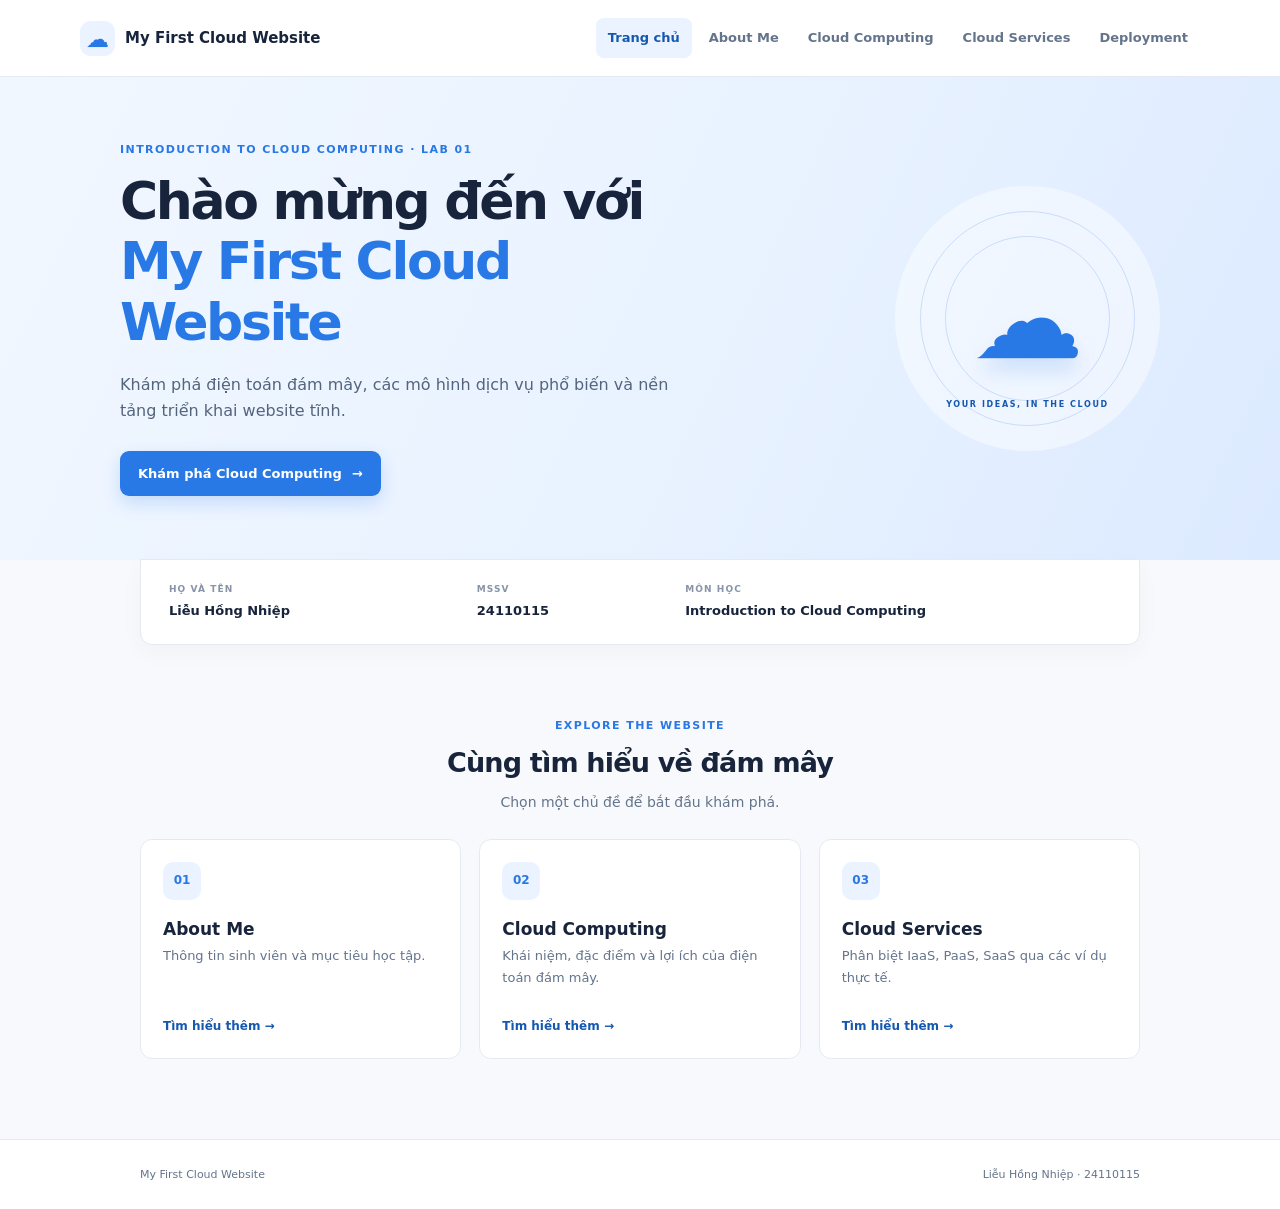
<file: index.html>
<!doctype html>
<html lang="vi">
<head>
  <meta charset="utf-8">
  <meta name="viewport" content="width=device-width, initial-scale=1">
  <meta name="description" content="My First Cloud Website - bài tập Introduction to Cloud Computing của Liễu Hồng Nhiệp.">
  <title>My First Cloud Website</title>
  <link rel="stylesheet" href="style.css">
</head>
<body>
  <header class="site-header">
    <div class="header-inner">
      <a class="brand" href="index.html" aria-label="My First Cloud Website - Trang chủ">
        <span class="brand-mark" aria-hidden="true">☁</span>
        <span>My First Cloud Website</span>
      </a>
      <nav class="site-nav" aria-label="Điều hướng chính">
        <a class="active" href="index.html" aria-current="page">Trang chủ</a>
        <a href="aboutMe.html">About Me</a>
        <a href="cloudComputing.html">Cloud Computing</a>
        <a href="cloudServices.html">Cloud Services</a>
        <a href="deploymentInformation.html">Deployment</a>
      </nav>
    </div>
  </header>

  <main>
    <section class="hero">
      <div class="hero-copy">
        <p class="eyebrow">INTRODUCTION TO CLOUD COMPUTING · LAB 01</p>
        <h1>Chào mừng đến với<br><span>My First Cloud Website</span></h1>
        <p class="hero-intro">Khám phá điện toán đám mây, các mô hình dịch vụ phổ biến và nền tảng triển khai website tĩnh.</p>
        <a class="button" href="cloudComputing.html">Khám phá Cloud Computing <span aria-hidden="true">→</span></a>
      </div>
      <div class="cloud-art" aria-hidden="true">
        <span class="orbit orbit-one"></span>
        <span class="orbit orbit-two"></span>
        <span class="cloud-symbol">☁</span>
        <span class="cloud-caption">YOUR IDEAS, IN THE CLOUD</span>
      </div>
    </section>

    <section class="identity-card" aria-label="Thông tin sinh viên">
      <div><span class="detail-label">HỌ VÀ TÊN</span><strong>Liễu Hồng Nhiệp</strong></div>
      <div><span class="detail-label">MSSV</span><strong>24110115</strong></div>
      <div><span class="detail-label">MÔN HỌC</span><strong>Introduction to Cloud Computing</strong></div>
    </section>

    <section class="content-section">
      <div class="section-heading">
        <p class="eyebrow">EXPLORE THE WEBSITE</p>
        <h2>Cùng tìm hiểu về đám mây</h2>
        <p>Chọn một chủ đề để bắt đầu khám phá.</p>
      </div>
      <div class="topic-grid">
        <a class="topic-card" href="aboutMe.html">
          <span class="topic-icon" aria-hidden="true">01</span>
          <h3>About Me</h3>
          <p>Thông tin sinh viên và mục tiêu học tập.</p>
          <span class="card-link">Tìm hiểu thêm <span aria-hidden="true">→</span></span>
        </a>
        <a class="topic-card" href="cloudComputing.html">
          <span class="topic-icon" aria-hidden="true">02</span>
          <h3>Cloud Computing</h3>
          <p>Khái niệm, đặc điểm và lợi ích của điện toán đám mây.</p>
          <span class="card-link">Tìm hiểu thêm <span aria-hidden="true">→</span></span>
        </a>
        <a class="topic-card" href="cloudServices.html">
          <span class="topic-icon" aria-hidden="true">03</span>
          <h3>Cloud Services</h3>
          <p>Phân biệt IaaS, PaaS, SaaS qua các ví dụ thực tế.</p>
          <span class="card-link">Tìm hiểu thêm <span aria-hidden="true">→</span></span>
        </a>
      </div>
    </section>
  </main>

  <footer class="site-footer">
    <span>My First Cloud Website</span>
    <span>Liễu Hồng Nhiệp · 24110115</span>
  </footer>
</body>
</html>
</file>
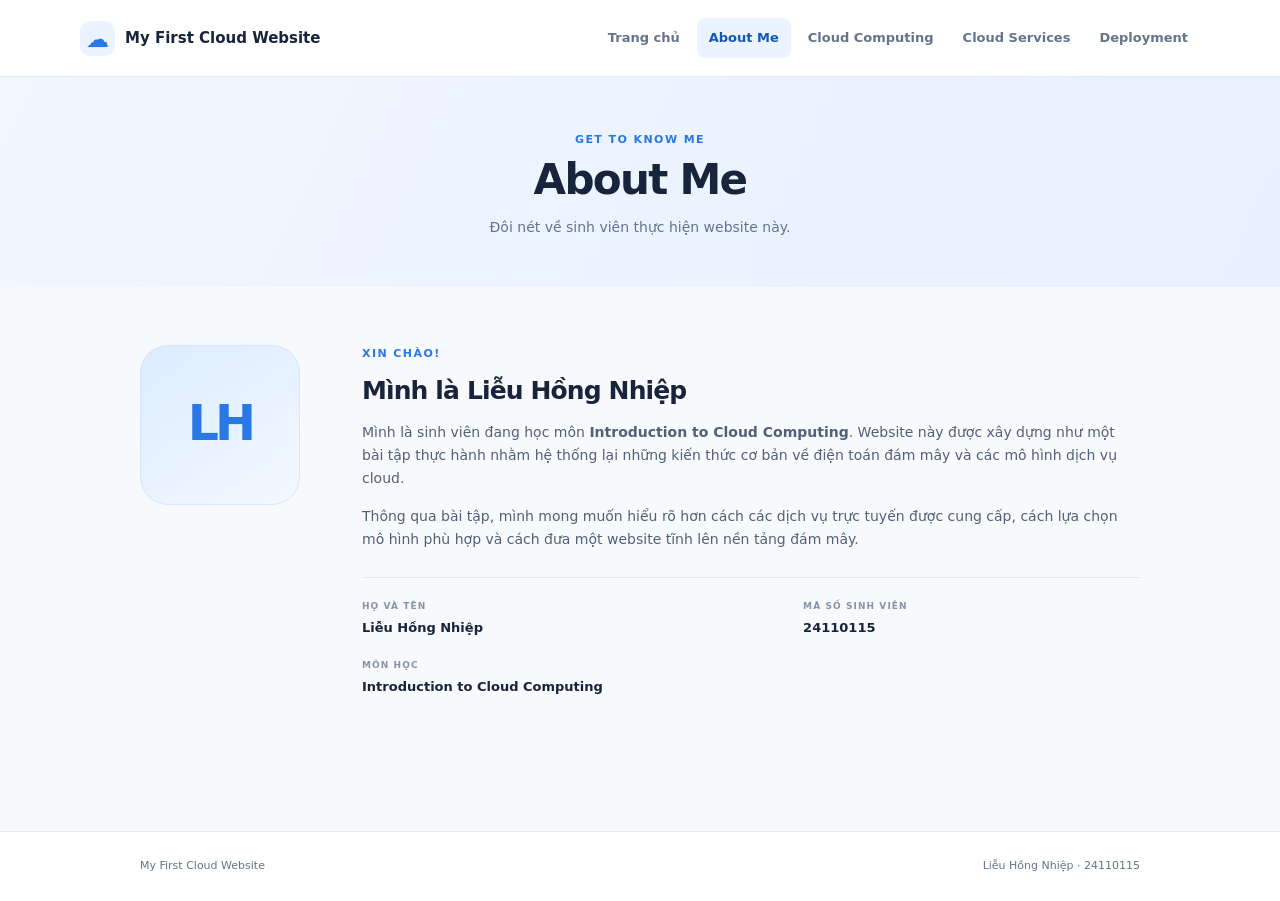
<file: aboutMe.html>
<!doctype html>
<html lang="vi">
<head>
  <meta charset="utf-8">
  <meta name="viewport" content="width=device-width, initial-scale=1">
  <meta name="description" content="Giới thiệu sinh viên Liễu Hồng Nhiệp và mục tiêu học tập môn Introduction to Cloud Computing.">
  <title>About Me | My First Cloud Website</title>
  <link rel="stylesheet" href="style.css">
</head>
<body>
  <header class="site-header">
    <div class="header-inner">
      <a class="brand" href="index.html" aria-label="My First Cloud Website - Trang chủ">
        <span class="brand-mark" aria-hidden="true">☁</span>
        <span>My First Cloud Website</span>
      </a>
      <nav class="site-nav" aria-label="Điều hướng chính">
        <a href="index.html">Trang chủ</a>
        <a class="active" href="aboutMe.html" aria-current="page">About Me</a>
        <a href="cloudComputing.html">Cloud Computing</a>
        <a href="cloudServices.html">Cloud Services</a>
        <a href="deploymentInformation.html">Deployment</a>
      </nav>
    </div>
  </header>

  <main class="page-main">
    <section class="page-banner">
      <p class="eyebrow">GET TO KNOW ME</p>
      <h1>About Me</h1>
      <p>Đôi nét về sinh viên thực hiện website này.</p>
    </section>
    <section class="page-content about-layout">
      <div class="profile-mark" aria-hidden="true">LH</div>
      <div class="about-copy">
        <p class="eyebrow">XIN CHÀO!</p>
        <h2>Mình là Liễu Hồng Nhiệp</h2>
        <p>Mình là sinh viên đang học môn <strong>Introduction to Cloud Computing</strong>. Website này được xây dựng như một bài tập thực hành nhằm hệ thống lại những kiến thức cơ bản về điện toán đám mây và các mô hình dịch vụ cloud.</p>
        <p>Thông qua bài tập, mình mong muốn hiểu rõ hơn cách các dịch vụ trực tuyến được cung cấp, cách lựa chọn mô hình phù hợp và cách đưa một website tĩnh lên nền tảng đám mây.</p>
        <div class="profile-details">
          <div><span class="detail-label">HỌ VÀ TÊN</span><strong>Liễu Hồng Nhiệp</strong></div>
          <div><span class="detail-label">MÃ SỐ SINH VIÊN</span><strong>24110115</strong></div>
          <div><span class="detail-label">MÔN HỌC</span><strong>Introduction to Cloud Computing</strong></div>
        </div>
      </div>
    </section>
  </main>

  <footer class="site-footer">
    <span>My First Cloud Website</span>
    <span>Liễu Hồng Nhiệp · 24110115</span>
  </footer>
</body>
</html>
</file>
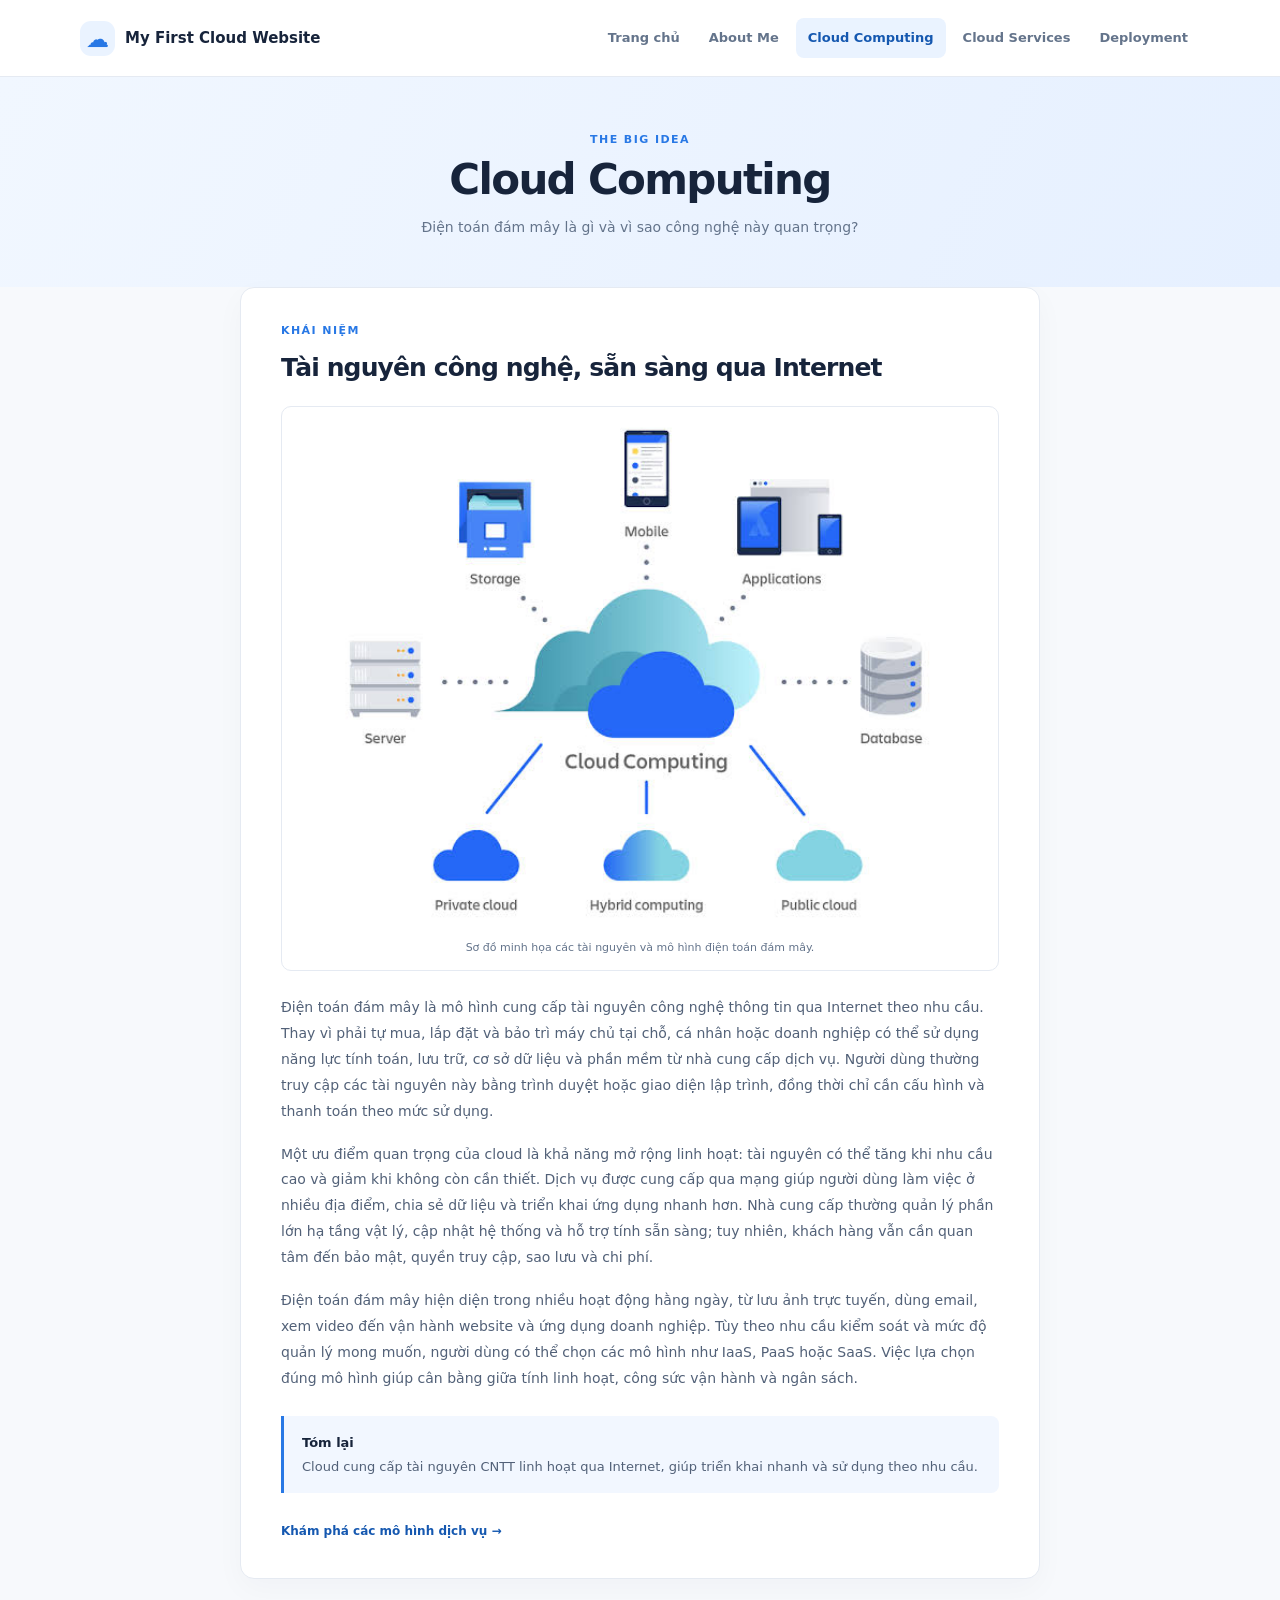
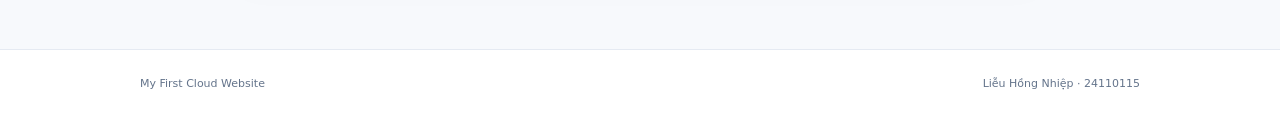
<file: cloudComputing.html>
<!doctype html>
<html lang="vi">
<head>
  <meta charset="utf-8">
  <meta name="viewport" content="width=device-width, initial-scale=1">
  <meta name="description" content="Tìm hiểu khái niệm, đặc điểm và lợi ích của điện toán đám mây.">
  <title>Cloud Computing | My First Cloud Website</title>
  <link rel="stylesheet" href="style.css">
</head>
<body>
  <header class="site-header">
    <div class="header-inner">
      <a class="brand" href="index.html" aria-label="My First Cloud Website - Trang chủ">
        <span class="brand-mark" aria-hidden="true">☁</span>
        <span>My First Cloud Website</span>
      </a>
      <nav class="site-nav" aria-label="Điều hướng chính">
        <a href="index.html">Trang chủ</a>
        <a href="aboutMe.html">About Me</a>
        <a class="active" href="cloudComputing.html" aria-current="page">Cloud Computing</a>
        <a href="cloudServices.html">Cloud Services</a>
        <a href="deploymentInformation.html">Deployment</a>
      </nav>
    </div>
  </header>

  <main class="page-main">
    <section class="page-banner">
      <p class="eyebrow">THE BIG IDEA</p>
      <h1>Cloud Computing</h1>
      <p>Điện toán đám mây là gì và vì sao công nghệ này quan trọng?</p>
    </section>
    <article class="page-content article-card">
      <p class="eyebrow">KHÁI NIỆM</p>
      <h2>Tài nguyên công nghệ, sẵn sàng qua Internet</h2>
      <figure class="cloud-diagram">
        <img src="assets/cloud.png" alt="Sơ đồ điện toán đám mây kết nối máy chủ, lưu trữ, ứng dụng, thiết bị di động và cơ sở dữ liệu; minh họa cloud riêng, cloud lai và cloud công cộng." width="645" height="457">
        <figcaption>Sơ đồ minh họa các tài nguyên và mô hình điện toán đám mây.</figcaption>
      </figure>
      <p>Điện toán đám mây là mô hình cung cấp tài nguyên công nghệ thông tin qua Internet theo nhu cầu. Thay vì phải tự mua, lắp đặt và bảo trì máy chủ tại chỗ, cá nhân hoặc doanh nghiệp có thể sử dụng năng lực tính toán, lưu trữ, cơ sở dữ liệu và phần mềm từ nhà cung cấp dịch vụ. Người dùng thường truy cập các tài nguyên này bằng trình duyệt hoặc giao diện lập trình, đồng thời chỉ cần cấu hình và thanh toán theo mức sử dụng.</p>
      <p>Một ưu điểm quan trọng của cloud là khả năng mở rộng linh hoạt: tài nguyên có thể tăng khi nhu cầu cao và giảm khi không còn cần thiết. Dịch vụ được cung cấp qua mạng giúp người dùng làm việc ở nhiều địa điểm, chia sẻ dữ liệu và triển khai ứng dụng nhanh hơn. Nhà cung cấp thường quản lý phần lớn hạ tầng vật lý, cập nhật hệ thống và hỗ trợ tính sẵn sàng; tuy nhiên, khách hàng vẫn cần quan tâm đến bảo mật, quyền truy cập, sao lưu và chi phí.</p>
      <p>Điện toán đám mây hiện diện trong nhiều hoạt động hằng ngày, từ lưu ảnh trực tuyến, dùng email, xem video đến vận hành website và ứng dụng doanh nghiệp. Tùy theo nhu cầu kiểm soát và mức độ quản lý mong muốn, người dùng có thể chọn các mô hình như IaaS, PaaS hoặc SaaS. Việc lựa chọn đúng mô hình giúp cân bằng giữa tính linh hoạt, công sức vận hành và ngân sách.</p>
      <div class="callout">
        <strong>Tóm lại</strong>
        <span>Cloud cung cấp tài nguyên CNTT linh hoạt qua Internet, giúp triển khai nhanh và sử dụng theo nhu cầu.</span>
      </div>
      <a class="text-link" href="cloudServices.html">Khám phá các mô hình dịch vụ <span aria-hidden="true">→</span></a>
    </article>
  </main>

  <footer class="site-footer">
    <span>My First Cloud Website</span>
    <span>Liễu Hồng Nhiệp · 24110115</span>
  </footer>
</body>
</html>
</file>
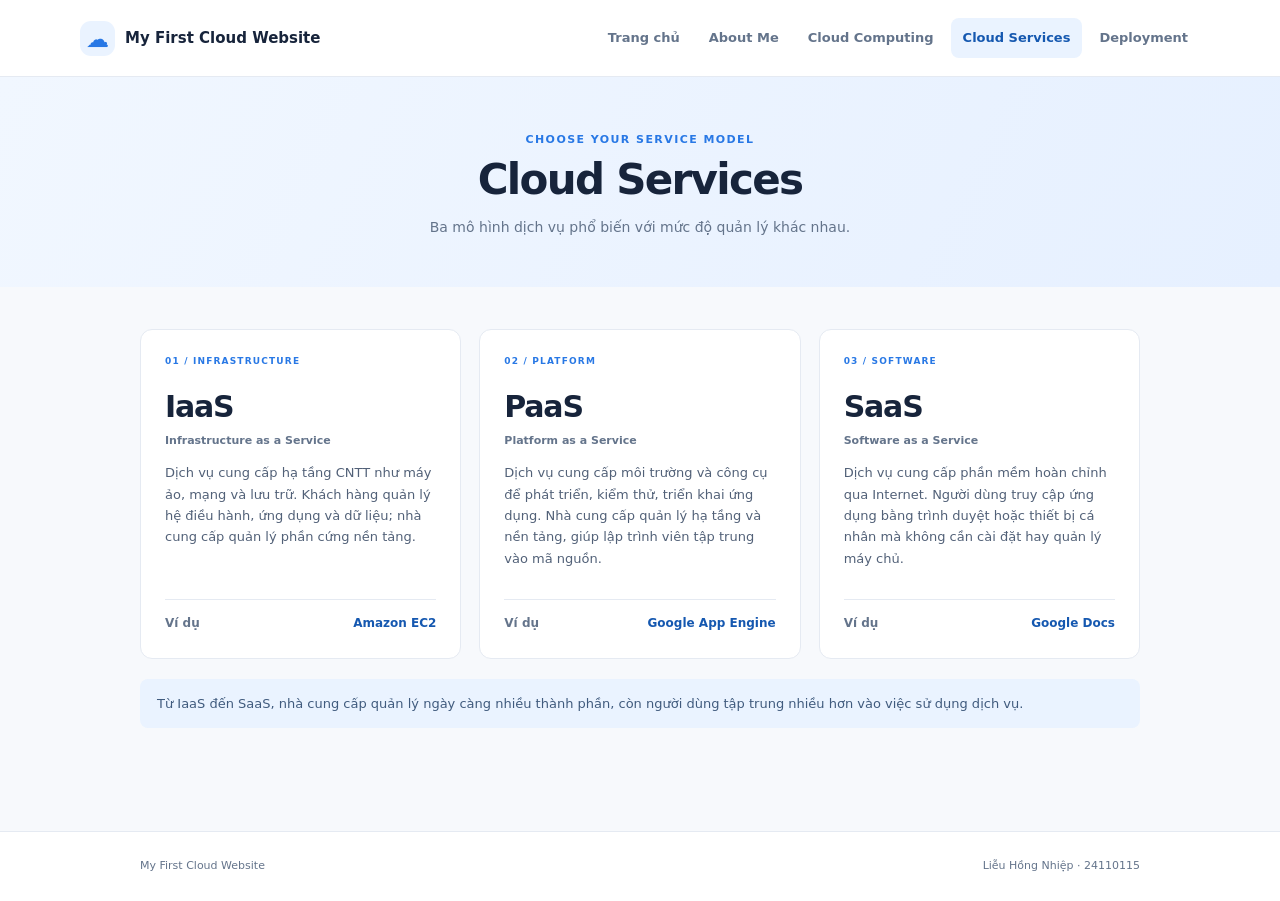
<file: cloudServices.html>
<!doctype html>
<html lang="vi">
<head>
  <meta charset="utf-8">
  <meta name="viewport" content="width=device-width, initial-scale=1">
  <meta name="description" content="Giải thích các mô hình dịch vụ IaaS, PaaS, SaaS và ví dụ cho mỗi mô hình.">
  <title>Cloud Services | My First Cloud Website</title>
  <link rel="stylesheet" href="style.css">
</head>
<body>
  <header class="site-header">
    <div class="header-inner">
      <a class="brand" href="index.html" aria-label="My First Cloud Website - Trang chủ">
        <span class="brand-mark" aria-hidden="true">☁</span>
        <span>My First Cloud Website</span>
      </a>
      <nav class="site-nav" aria-label="Điều hướng chính">
        <a href="index.html">Trang chủ</a>
        <a href="aboutMe.html">About Me</a>
        <a href="cloudComputing.html">Cloud Computing</a>
        <a class="active" href="cloudServices.html" aria-current="page">Cloud Services</a>
        <a href="deploymentInformation.html">Deployment</a>
      </nav>
    </div>
  </header>

  <main class="page-main">
    <section class="page-banner">
      <p class="eyebrow">CHOOSE YOUR SERVICE MODEL</p>
      <h1>Cloud Services</h1>
      <p>Ba mô hình dịch vụ phổ biến với mức độ quản lý khác nhau.</p>
    </section>
    <section class="page-content">
      <div class="service-grid">
        <article class="service-card">
          <span class="service-number">01 / INFRASTRUCTURE</span>
          <h2>IaaS</h2>
          <p class="service-full-name">Infrastructure as a Service</p>
          <p>Dịch vụ cung cấp hạ tầng CNTT như máy ảo, mạng và lưu trữ. Khách hàng quản lý hệ điều hành, ứng dụng và dữ liệu; nhà cung cấp quản lý phần cứng nền tảng.</p>
          <div class="example"><strong>Ví dụ</strong><span>Amazon EC2</span></div>
        </article>
        <article class="service-card">
          <span class="service-number">02 / PLATFORM</span>
          <h2>PaaS</h2>
          <p class="service-full-name">Platform as a Service</p>
          <p>Dịch vụ cung cấp môi trường và công cụ để phát triển, kiểm thử, triển khai ứng dụng. Nhà cung cấp quản lý hạ tầng và nền tảng, giúp lập trình viên tập trung vào mã nguồn.</p>
          <div class="example"><strong>Ví dụ</strong><span>Google App Engine</span></div>
        </article>
        <article class="service-card">
          <span class="service-number">03 / SOFTWARE</span>
          <h2>SaaS</h2>
          <p class="service-full-name">Software as a Service</p>
          <p>Dịch vụ cung cấp phần mềm hoàn chỉnh qua Internet. Người dùng truy cập ứng dụng bằng trình duyệt hoặc thiết bị cá nhân mà không cần cài đặt hay quản lý máy chủ.</p>
          <div class="example"><strong>Ví dụ</strong><span>Google Docs</span></div>
        </article>
      </div>
      <p class="service-note">Từ IaaS đến SaaS, nhà cung cấp quản lý ngày càng nhiều thành phần, còn người dùng tập trung nhiều hơn vào việc sử dụng dịch vụ.</p>
    </section>
  </main>

  <footer class="site-footer">
    <span>My First Cloud Website</span>
    <span>Liễu Hồng Nhiệp · 24110115</span>
  </footer>
</body>
</html>
</file>
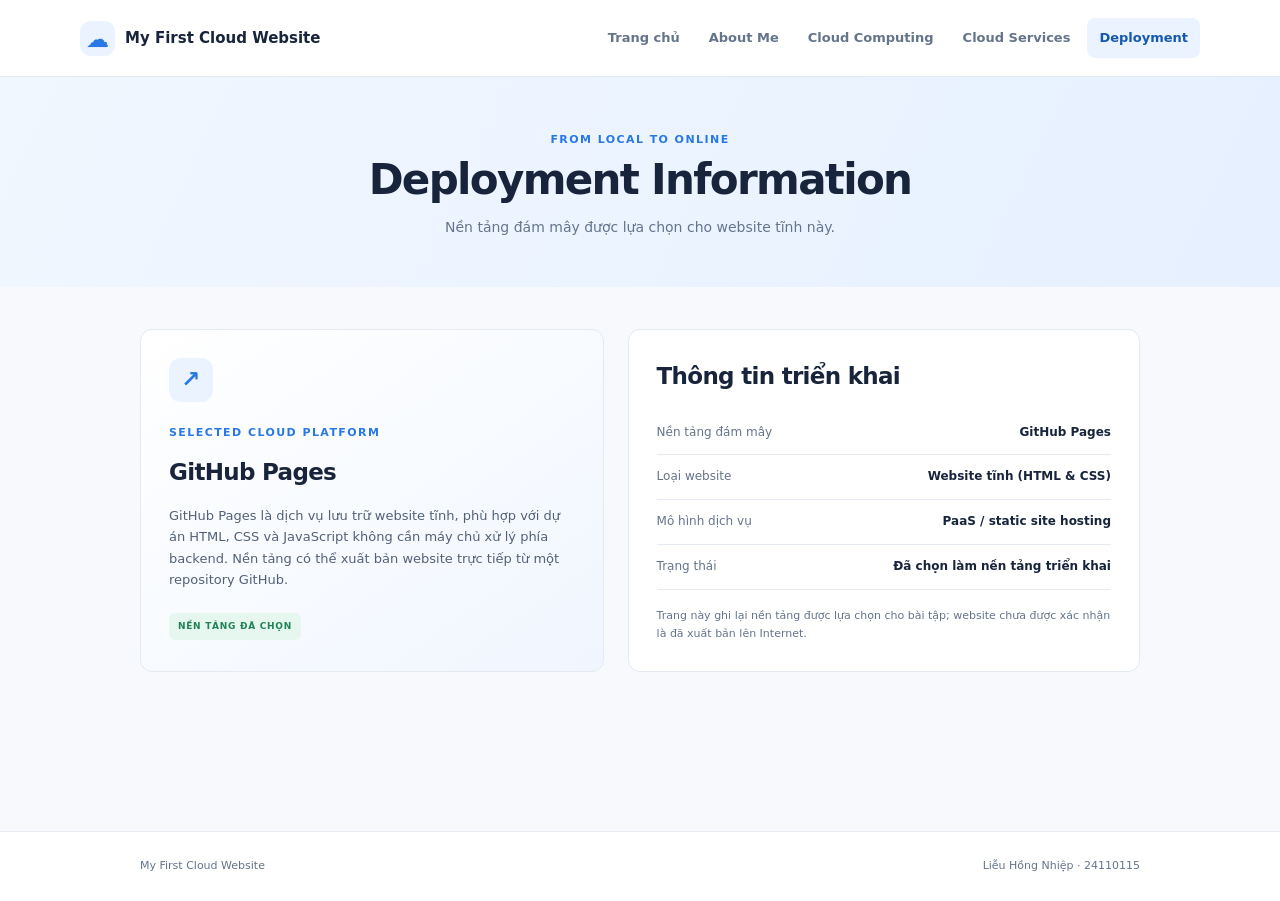
<file: deploymentInformation.html>
<!doctype html>
<html lang="vi">
<head>
  <meta charset="utf-8">
  <meta name="viewport" content="width=device-width, initial-scale=1">
  <meta name="description" content="Thông tin nền tảng đám mây được chọn để triển khai My First Cloud Website.">
  <title>Deployment Information | My First Cloud Website</title>
  <link rel="stylesheet" href="style.css">
</head>
<body>
  <header class="site-header">
    <div class="header-inner">
      <a class="brand" href="index.html" aria-label="My First Cloud Website - Trang chủ">
        <span class="brand-mark" aria-hidden="true">☁</span>
        <span>My First Cloud Website</span>
      </a>
      <nav class="site-nav" aria-label="Điều hướng chính">
        <a href="index.html">Trang chủ</a>
        <a href="aboutMe.html">About Me</a>
        <a href="cloudComputing.html">Cloud Computing</a>
        <a href="cloudServices.html">Cloud Services</a>
        <a class="active" href="deploymentInformation.html" aria-current="page">Deployment</a>
      </nav>
    </div>
  </header>

  <main class="page-main">
    <section class="page-banner">
      <p class="eyebrow">FROM LOCAL TO ONLINE</p>
      <h1>Deployment Information</h1>
      <p>Nền tảng đám mây được lựa chọn cho website tĩnh này.</p>
    </section>
    <section class="page-content deployment-layout">
      <div class="deployment-card">
        <span class="deployment-icon" aria-hidden="true">↗</span>
        <p class="eyebrow">SELECTED CLOUD PLATFORM</p>
        <h2>GitHub Pages</h2>
        <p>GitHub Pages là dịch vụ lưu trữ website tĩnh, phù hợp với dự án HTML, CSS và JavaScript không cần máy chủ xử lý phía backend. Nền tảng có thể xuất bản website trực tiếp từ một repository GitHub.</p>
        <span class="platform-tag">NỀN TẢNG ĐÃ CHỌN</span>
      </div>
      <div class="deployment-details">
        <h2>Thông tin triển khai</h2>
        <dl>
          <div><dt>Nền tảng đám mây</dt><dd>GitHub Pages</dd></div>
          <div><dt>Loại website</dt><dd>Website tĩnh (HTML &amp; CSS)</dd></div>
          <div><dt>Mô hình dịch vụ</dt><dd>PaaS / static site hosting</dd></div>
          <div><dt>Trạng thái</dt><dd>Đã chọn làm nền tảng triển khai</dd></div>
        </dl>
        <p class="deployment-note">Trang này ghi lại nền tảng được lựa chọn cho bài tập; website chưa được xác nhận là đã xuất bản lên Internet.</p>
      </div>
    </section>
  </main>

  <footer class="site-footer">
    <span>My First Cloud Website</span>
    <span>Liễu Hồng Nhiệp · 24110115</span>
  </footer>
</body>
</html>
</file>
<file: style.css>
:root {
  color-scheme: light;
  --ink: #17243b;
  --muted: #64748b;
  --blue: #2878e5;
  --blue-dark: #1558b0;
  --pale-blue: #eaf3ff;
  --line: #e5eaf2;
  --surface: #ffffff;
  --background: #f7f9fc;
}

* {
  box-sizing: border-box;
}

html {
  scroll-behavior: smooth;
}

body {
  min-width: 320px;
  margin: 0;
  background: var(--background);
  color: var(--ink);
  font-family: Inter, ui-sans-serif, system-ui, -apple-system, BlinkMacSystemFont, "Segoe UI", sans-serif;
  line-height: 1.65;
}

a {
  color: inherit;
}

.site-header {
  position: relative;
  z-index: 1;
  background: var(--surface);
  border-bottom: 1px solid var(--line);
}

.header-inner {
  width: min(1120px, calc(100% - 48px));
  min-height: 76px;
  margin: 0 auto;
  display: flex;
  align-items: center;
  justify-content: space-between;
  gap: 30px;
}

.brand {
  display: inline-flex;
  align-items: center;
  gap: 10px;
  color: var(--ink);
  font-size: 15px;
  font-weight: 750;
  text-decoration: none;
  white-space: nowrap;
}

.brand-mark {
  display: grid;
  width: 35px;
  height: 35px;
  place-items: center;
  border-radius: 11px;
  background: var(--pale-blue);
  color: var(--blue);
  font-size: 23px;
}

.site-nav {
  display: flex;
  align-items: center;
  gap: 5px;
}

.site-nav a {
  padding: 9px 12px;
  border-radius: 8px;
  color: var(--muted);
  font-size: 13px;
  font-weight: 600;
  text-decoration: none;
  white-space: nowrap;
  transition: background-color 160ms ease, color 160ms ease;
}

.site-nav a:hover,
.site-nav a.active {
  background: var(--pale-blue);
  color: var(--blue-dark);
}

.hero {
  position: relative;
  display: flex;
  min-height: 390px;
  align-items: center;
  justify-content: space-between;
  gap: 40px;
  overflow: hidden;
  padding: 64px max(24px, calc((100% - 1040px) / 2));
  background: linear-gradient(115deg, #f1f7ff 0%, #e8f2ff 58%, #dceaff 100%);
}

.hero-copy {
  position: relative;
  z-index: 1;
  max-width: 610px;
}

.eyebrow {
  margin: 0 0 12px;
  color: var(--blue);
  font-size: 11px;
  font-weight: 800;
  letter-spacing: 0.13em;
}

.hero h1 {
  margin: 0;
  font-size: clamp(34px, 5vw, 52px);
  line-height: 1.16;
  letter-spacing: -0.045em;
}

.hero h1 span {
  color: var(--blue);
}

.hero-intro {
  max-width: 550px;
  margin: 20px 0 26px;
  color: #53647d;
  font-size: 16px;
}

.button {
  display: inline-flex;
  align-items: center;
  gap: 10px;
  padding: 12px 18px;
  border-radius: 9px;
  background: var(--blue);
  box-shadow: 0 7px 18px #2878e533;
  color: white;
  font-size: 13px;
  font-weight: 700;
  text-decoration: none;
  transition: background-color 160ms ease, transform 160ms ease;
}

.button:hover {
  transform: translateY(-2px);
  background: var(--blue-dark);
}

.cloud-art {
  position: relative;
  display: grid;
  width: 265px;
  height: 265px;
  flex: 0 0 265px;
  place-items: center;
  border-radius: 50%;
  background: #ffffff70;
}

.cloud-symbol {
  position: relative;
  z-index: 1;
  color: var(--blue);
  font-size: 112px;
  line-height: 1;
  filter: drop-shadow(0 13px 10px #2878e529);
}

.orbit {
  position: absolute;
  width: 215px;
  height: 215px;
  border: 1px solid #2878e533;
  border-radius: 50%;
}

.orbit-two {
  width: 165px;
  height: 165px;
}

.cloud-caption {
  position: absolute;
  bottom: 40px;
  color: var(--blue-dark);
  font-size: 8px;
  font-weight: 800;
  letter-spacing: 0.2em;
}

.identity-card {
  position: relative;
  display: grid;
  width: min(1000px, calc(100% - 48px));
  grid-template-columns: 1fr 0.65fr 1.5fr;
  gap: 24px;
  margin: -1px auto 0;
  padding: 22px 28px;
  border: 1px solid var(--line);
  border-radius: 0 0 12px 12px;
  background: var(--surface);
  box-shadow: 0 8px 25px #17243b08;
}

.identity-card > div,
.profile-details > div {
  display: flex;
  flex-direction: column;
  gap: 3px;
}

.detail-label {
  color: #8793a6;
  font-size: 9px;
  font-weight: 800;
  letter-spacing: 0.12em;
}

.identity-card strong,
.profile-details strong {
  font-size: 13px;
}

.content-section,
.page-content {
  width: min(1000px, calc(100% - 48px));
  margin: 0 auto;
}

.content-section {
  padding: 72px 0 80px;
}

.section-heading {
  margin-bottom: 25px;
  text-align: center;
}

.section-heading .eyebrow {
  margin-bottom: 6px;
}

.section-heading h2 {
  margin: 0;
  font-size: 27px;
  letter-spacing: -0.03em;
}

.section-heading > p:last-child {
  margin: 6px 0 0;
  color: var(--muted);
  font-size: 14px;
}

.topic-grid,
.service-grid {
  display: grid;
  grid-template-columns: repeat(3, minmax(0, 1fr));
  gap: 18px;
}

.topic-card {
  display: flex;
  min-height: 220px;
  flex-direction: column;
  align-items: flex-start;
  padding: 22px;
  border: 1px solid var(--line);
  border-radius: 12px;
  background: var(--surface);
  text-decoration: none;
  transition: border-color 160ms ease, box-shadow 160ms ease, transform 160ms ease;
}

.topic-card:hover {
  transform: translateY(-3px);
  border-color: #b6d2fb;
  box-shadow: 0 12px 28px #17243b0d;
}

.topic-icon {
  display: grid;
  width: 38px;
  height: 38px;
  place-items: center;
  border-radius: 10px;
  background: var(--pale-blue);
  color: var(--blue);
  font-size: 12px;
  font-weight: 800;
}

.topic-card h3 {
  margin: 15px 0 2px;
  font-size: 17px;
}

.topic-card p {
  margin: 0 0 15px;
  color: var(--muted);
  font-size: 13px;
}

.card-link,
.text-link {
  margin-top: auto;
  color: var(--blue-dark);
  font-size: 12px;
  font-weight: 750;
}

.page-main {
  min-height: calc(100vh - 146px);
  padding-bottom: 70px;
}

.page-banner {
  padding: 54px 24px 48px;
  background: linear-gradient(115deg, #f1f7ff, #e6f0ff);
  text-align: center;
}

.page-banner .eyebrow {
  margin-bottom: 6px;
}

.page-banner h1 {
  margin: 0;
  font-size: clamp(32px, 4vw, 42px);
  letter-spacing: -0.04em;
  line-height: 1.2;
}

.page-banner > p:last-child {
  margin: 10px 0 0;
  color: var(--muted);
  font-size: 14px;
}

.page-content {
  padding-top: 42px;
}

.about-layout {
  display: grid;
  grid-template-columns: 180px minmax(0, 1fr);
  gap: 42px;
  align-items: start;
  padding-top: 58px;
}

.profile-mark {
  display: grid;
  width: 160px;
  aspect-ratio: 1;
  place-items: center;
  border: 1px solid #d5e6ff;
  border-radius: 28px;
  background: linear-gradient(145deg, #dcecff, #f3f8ff);
  color: var(--blue);
  font-size: 49px;
  font-weight: 800;
  letter-spacing: -0.08em;
}

.about-copy h2,
.article-card h2 {
  margin: 0 0 14px;
  font-size: 25px;
  letter-spacing: -0.035em;
  line-height: 1.3;
}

.about-copy > p:not(.eyebrow),
.article-card > p:not(.eyebrow) {
  color: #526178;
  font-size: 14px;
}

.profile-details {
  display: grid;
  grid-template-columns: 1fr 0.8fr;
  gap: 20px;
  margin-top: 26px;
  padding-top: 21px;
  border-top: 1px solid var(--line);
}

.article-card {
  max-width: 800px;
  padding: 34px 40px;
  border: 1px solid var(--line);
  border-radius: 14px;
  background: var(--surface);
  box-shadow: 0 10px 30px #17243b08;
}

.article-card > p:not(.eyebrow) {
  margin: 0 0 17px;
  line-height: 1.85;
}

.cloud-diagram {
  margin: 22px 0 24px;
  padding: 12px;
  border: 1px solid var(--line);
  border-radius: 10px;
  background: #fff;
}

.cloud-diagram img {
  display: block;
  width: 100%;
  height: auto;
  border-radius: 6px;
}

.cloud-diagram figcaption {
  padding: 9px 4px 1px;
  color: var(--muted);
  font-size: 11px;
  text-align: center;
}

.callout {
  display: flex;
  flex-direction: column;
  gap: 3px;
  margin: 24px 0;
  padding: 16px 18px;
  border-left: 3px solid var(--blue);
  border-radius: 0 8px 8px 0;
  background: #f2f7ff;
  color: #526178;
  font-size: 13px;
}

.callout strong {
  color: var(--ink);
}

.text-link {
  display: inline-block;
  margin-top: 0;
  text-decoration: none;
}

.text-link:hover {
  text-decoration: underline;
}

.service-card {
  display: flex;
  min-height: 330px;
  flex-direction: column;
  padding: 24px;
  border: 1px solid var(--line);
  border-radius: 12px;
  background: var(--surface);
}

.service-number {
  color: var(--blue);
  font-size: 9px;
  font-weight: 800;
  letter-spacing: 0.13em;
}

.service-card h2 {
  margin: 14px 0 0;
  font-size: 30px;
  letter-spacing: -0.04em;
}

.service-full-name {
  margin: 0 0 12px;
  color: var(--muted);
  font-size: 11px;
  font-weight: 650;
}

.service-card > p:last-of-type {
  margin: 0 0 20px;
  color: #526178;
  font-size: 13px;
}

.example {
  display: flex;
  justify-content: space-between;
  gap: 10px;
  margin-top: auto;
  padding-top: 14px;
  border-top: 1px solid var(--line);
  font-size: 12px;
}

.example strong {
  color: var(--muted);
  font-weight: 600;
}

.example span {
  color: var(--blue-dark);
  font-weight: 750;
  text-align: right;
}

.service-note {
  margin: 20px 0 0;
  padding: 14px 17px;
  border-radius: 8px;
  background: var(--pale-blue);
  color: #405b7e;
  font-size: 13px;
}

.deployment-layout {
  display: grid;
  grid-template-columns: 0.95fr 1.05fr;
  gap: 24px;
  align-items: stretch;
}

.deployment-card,
.deployment-details {
  padding: 28px;
  border: 1px solid var(--line);
  border-radius: 12px;
  background: var(--surface);
}

.deployment-card {
  background: linear-gradient(145deg, #ffffff, #f0f6ff);
}

.deployment-icon {
  display: grid;
  width: 44px;
  height: 44px;
  margin-bottom: 22px;
  place-items: center;
  border-radius: 12px;
  background: var(--pale-blue);
  color: var(--blue);
  font-size: 23px;
  font-weight: 700;
}

.deployment-card h2,
.deployment-details h2 {
  margin: 0 0 12px;
  font-size: 23px;
  letter-spacing: -0.03em;
}

.deployment-card > p:not(.eyebrow) {
  color: #526178;
  font-size: 13px;
}

.platform-tag {
  display: inline-block;
  margin-top: 10px;
  padding: 6px 9px;
  border-radius: 6px;
  background: #e5f7ef;
  color: #218353;
  font-size: 9px;
  font-weight: 800;
  letter-spacing: 0.08em;
}

.deployment-details dl {
  margin: 15px 0 0;
}

.deployment-details dl > div {
  display: flex;
  justify-content: space-between;
  gap: 16px;
  padding: 12px 0;
  border-bottom: 1px solid var(--line);
  font-size: 12px;
}

.deployment-details dt {
  color: var(--muted);
}

.deployment-details dd {
  margin: 0;
  font-weight: 700;
  text-align: right;
}

.deployment-note {
  margin: 17px 0 0;
  color: var(--muted);
  font-size: 11px;
}

.site-footer {
  display: flex;
  min-height: 70px;
  align-items: center;
  justify-content: space-between;
  gap: 20px;
  padding: 16px max(24px, calc((100% - 1000px) / 2));
  border-top: 1px solid var(--line);
  background: var(--surface);
  color: var(--muted);
  font-size: 11px;
}

@media (max-width: 820px) {
  .header-inner {
    width: min(100% - 32px, 680px);
    min-height: 0;
    flex-direction: column;
    align-items: flex-start;
    gap: 8px;
    padding: 16px 0 10px;
  }

  .site-nav {
    width: 100%;
    overflow-x: auto;
    padding-bottom: 3px;
  }

  .site-nav a {
    padding: 8px 10px;
  }

  .hero {
    min-height: 350px;
    padding: 54px 32px;
  }

  .cloud-art {
    width: 200px;
    height: 200px;
    flex-basis: 200px;
  }

  .cloud-symbol {
    font-size: 88px;
  }

  .orbit {
    width: 170px;
    height: 170px;
  }

  .orbit-two {
    width: 130px;
    height: 130px;
  }

  .identity-card,
  .content-section,
  .page-content {
    width: calc(100% - 40px);
  }

  .topic-grid,
  .service-grid {
    grid-template-columns: 1fr;
  }

  .topic-card {
    min-height: 185px;
  }

  .service-card {
    min-height: 0;
  }
}

@media (max-width: 580px) {
  .brand {
    font-size: 14px;
  }

  .site-nav {
    flex-wrap: wrap;
    gap: 3px;
    overflow: visible;
  }

  .site-nav a {
    padding: 7px 8px;
    font-size: 12px;
  }

  .hero {
    min-height: 0;
    padding: 48px 24px 38px;
  }

  .cloud-art {
    display: none;
  }

  .hero-intro {
    font-size: 14px;
  }

  .identity-card {
    grid-template-columns: 1fr 1fr;
    gap: 17px;
    padding: 18px;
  }

  .identity-card > div:last-child {
    grid-column: 1 / -1;
  }

  .content-section {
    padding: 55px 0;
  }

  .page-banner {
    padding: 43px 20px 38px;
  }

  .about-layout,
  .deployment-layout {
    grid-template-columns: 1fr;
    gap: 25px;
  }

  .profile-mark {
    width: 110px;
    border-radius: 22px;
    font-size: 36px;
  }

  .profile-details {
    grid-template-columns: 1fr;
  }

  .article-card,
  .deployment-card,
  .deployment-details {
    padding: 24px 20px;
  }

  .site-footer {
    flex-direction: column;
    align-items: flex-start;
    gap: 3px;
    padding: 16px 20px;
  }
}

@media (prefers-reduced-motion: reduce) {
  *,
  *::before,
  *::after {
    scroll-behavior: auto !important;
    transition-duration: 0.01ms !important;
  }
}
</file>
